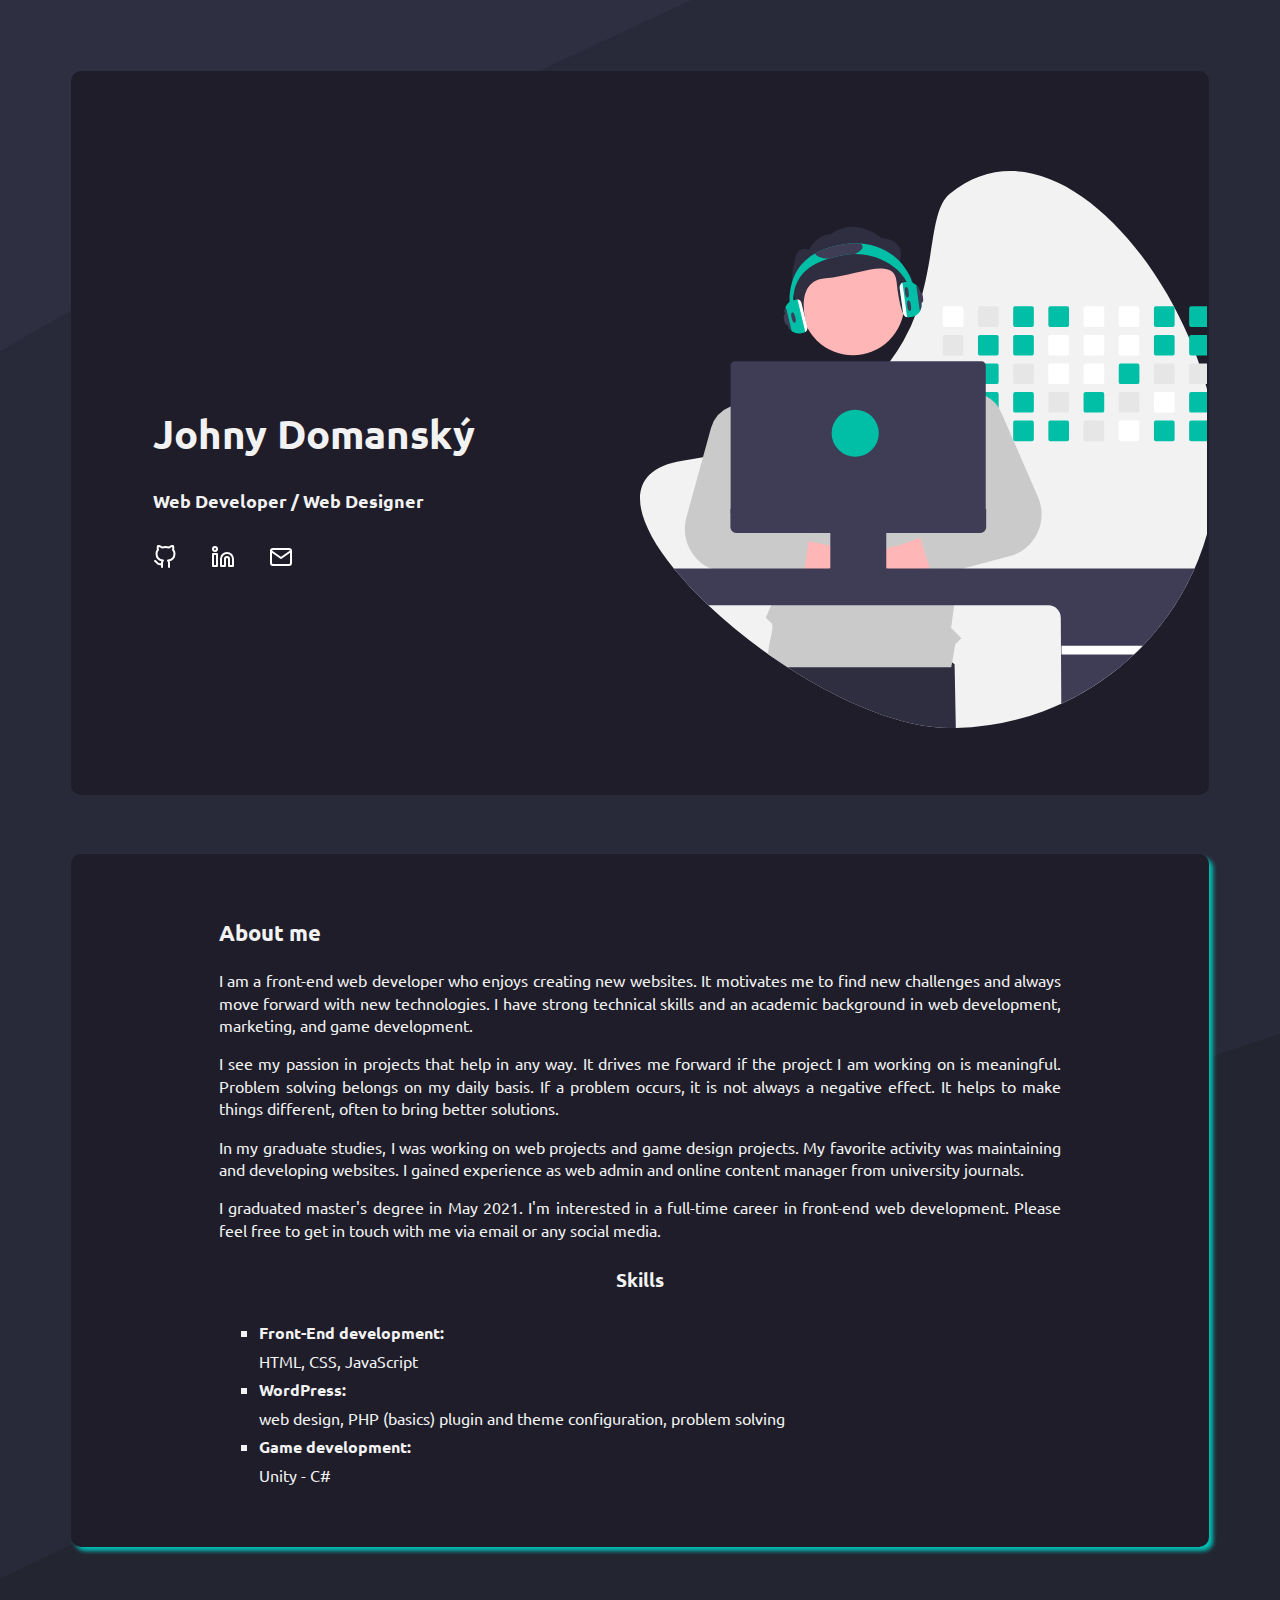
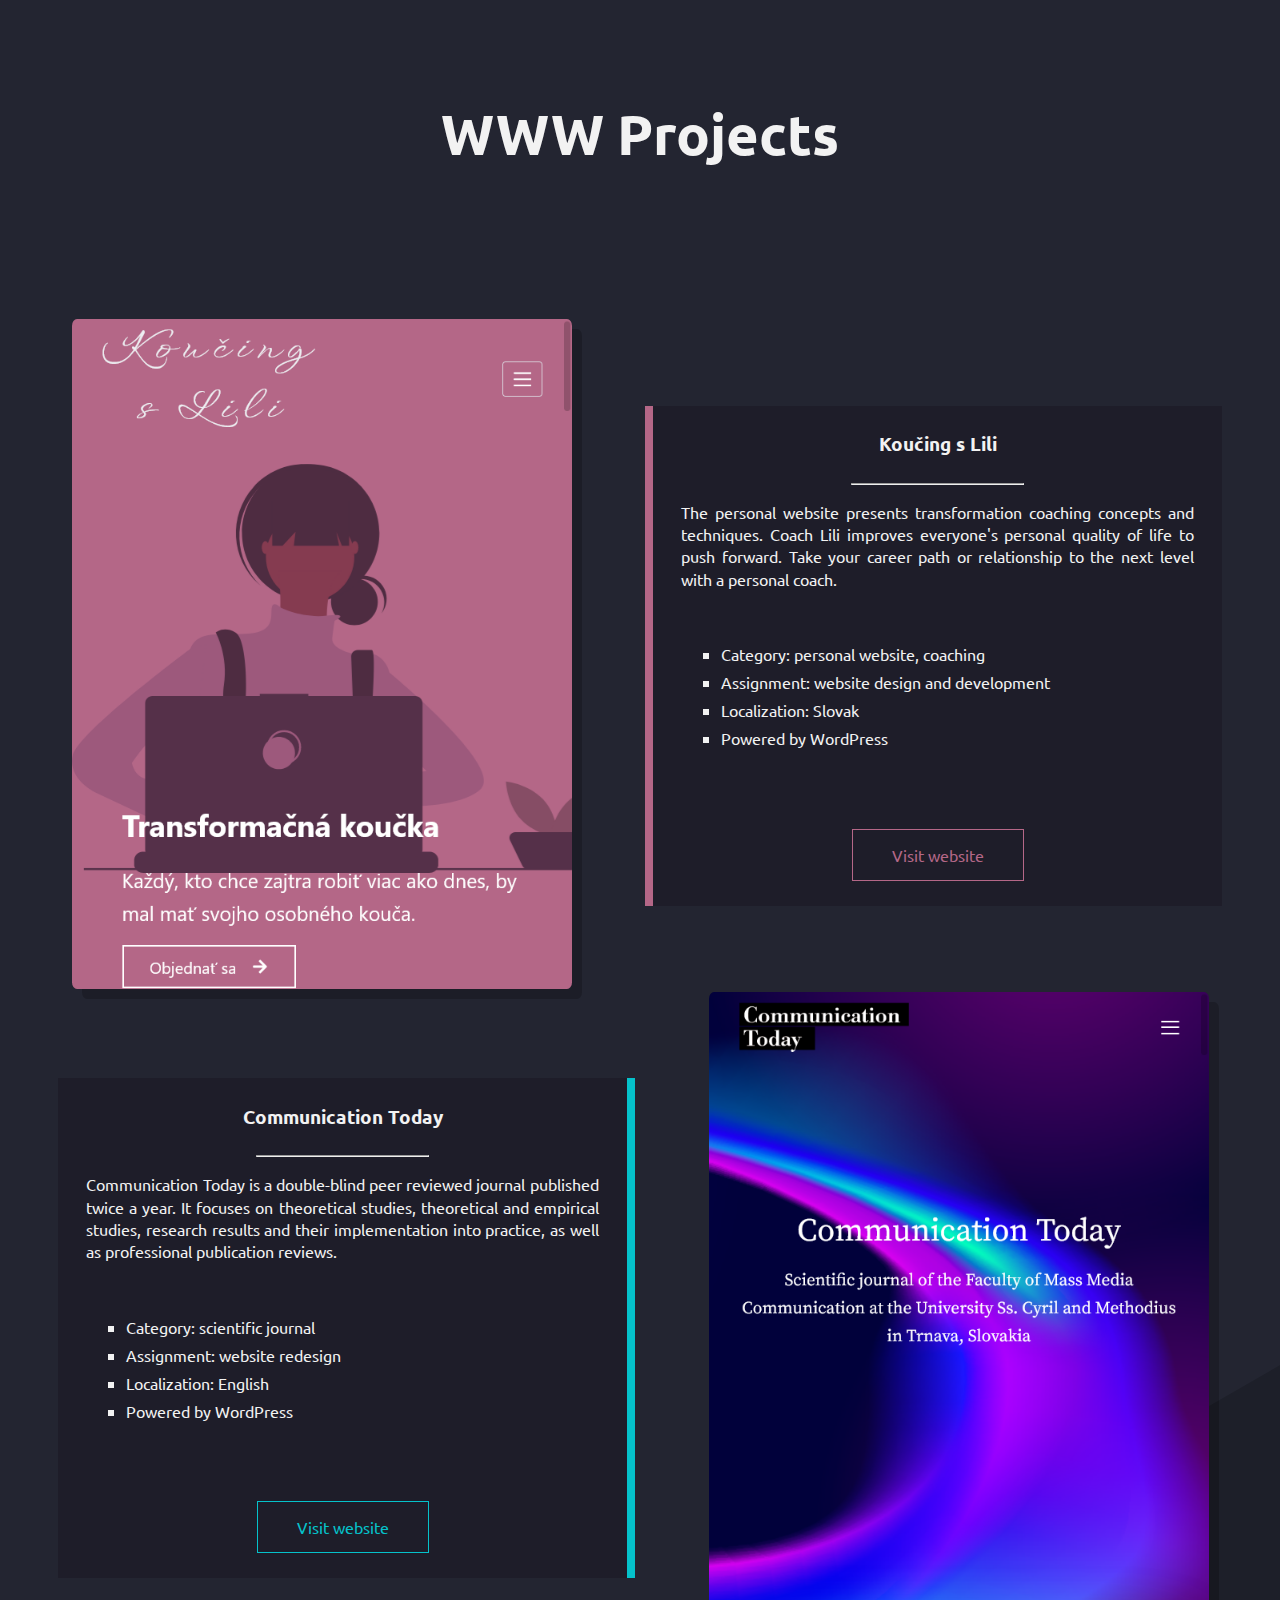
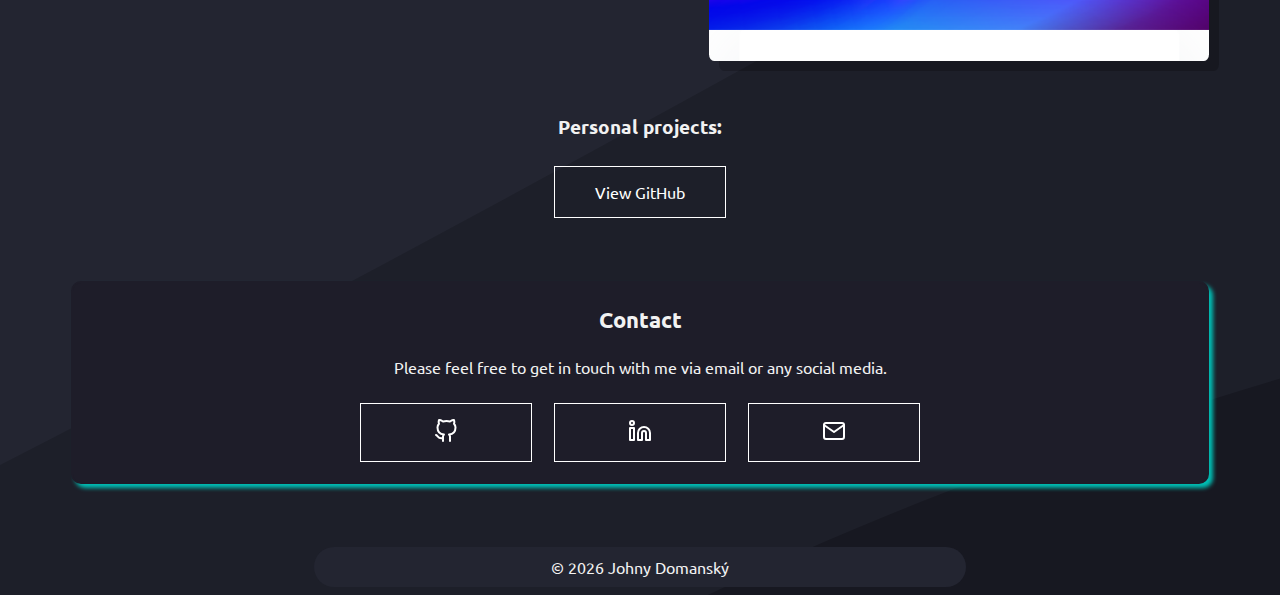
<file: index.html>
<!DOCTYPE html>
<html lang="en">

<head>
    <meta charset="UTF-8">
    <meta http-equiv="X-UA-Compatible" content="IE=edge">
    <meta name="viewport" content="width=device-width, initial-scale=1.0">
    <meta name="description"
        content="Johny Domanský a web developer and designer in the field of Front-End web technologies and development. In general web enthusiast.">
    <link rel="preconnect" href="https://fonts.googleapis.com">
    <link rel="preconnect" href="https://fonts.gstatic.com" crossorigin>
    <link rel="icon" type="image/png" href="img/icons/favicon-jd.png" />
    <link href="https://fonts.googleapis.com/css2?family=Ubuntu&display=swap" rel="stylesheet">
    <link rel="stylesheet" href="css/style.css">
    <title>Johny Domanský - Web Developer and Designer</title>
</head>

<body>


    <header>
        <div class="header-section">
            <h1>Johny Domanský</h1>
            <h2>Web Developer / Web Designer</h2>
            <div class="header-description">
                <a href="https://github.com/johnydomansky" target="_blank"><img id="social" src="img/icons/github.svg"
                        alt="GitHub social icon"></a>
                <a href="https://www.linkedin.com/in/johny-domansky/" target="_blank"><img id="social"
                        src="img/icons/linkedin.svg" alt="LinkedIn social icon"></a>
                <a href="mailto:webmaster.jodo@gmail.com?subject=Portfolio%20Contact"><img id="social"
                        src="img/icons/mail.svg" alt="Email social icon"></a>
            </div>
        </div>
    </header>

    <main>

        <section class="main-style">
            <div id="about" class="main-section">
                <div class="about-text-description">
                    <h3>About me</h3>
                    <p>I am a front-end web developer who enjoys creating new websites. It motivates me to find new
                        challenges and always move forward with new technologies. I have strong technical skills and an
                        academic background in web development, marketing, and game development.</p>
                    <p>I see my passion in projects that help in any way. It drives me forward if the project I am
                        working on is meaningful. Problem solving belongs on my daily basis. If a problem occurs, it is
                        not always a negative effect. It helps to make things different, often to bring better
                        solutions.</p>
                    <p>In my graduate studies, I was working on web projects and game design projects. My favorite
                        activity was maintaining and developing websites. I gained experience as web admin and online
                        content manager from university journals.</p>
                    <p>I graduated master's degree in May 2021. I'm interested in a full-time career in front-end web
                        development. Please feel free to get in touch with me via email or any social media.</p>
                    <h4>Skills</h4>
                    <ul>
                        <li><strong>Front-End development:</strong><br> HTML, CSS, JavaScript</li>
                        <li><strong>WordPress:</strong><br> web design, PHP (basics) plugin and theme configuration,
                            problem solving</li>
                        <li><strong>Game development:</strong><br> Unity - C#</li>
                    </ul>
                </div>
        </section>

        <section>
            <div class="project-title-area">
                <h3 id="project-title">WWW Projects</h3>
            </div>
            <div class="project-section">
                <div class="project-one"><img id="project-img-one" src="img/projects/koucing-s-lili-web.png"
                        alt="Web Koucing s Lili"></div>
                <div id="project-description-one" class="project-one-side project-text-description">
                    <h4>Koučing s Lili</h4>
                    <hr style="width:30%" ;>
                    <div class="project-description-paragraph">
                        <p>The personal website presents transformation coaching concepts and techniques. Coach Lili
                            improves everyone's personal quality of life to push forward. Take your career path or
                            relationship to the next level with a personal coach.</p>
                        <ul class="project-list">
                            <li>Category: personal website, coaching</li>
                            <li>Assignment: website design and development</li>
                            <li>Localization: Slovak</li>
                            <li>Powered by WordPress</li>
                        </ul>
                    </div>
                    <div class="project-button-position">
                        <a id="button-project-one" class="project-button" href="https://www.koucingslili.sk/"
                            target="_blank">Visit website</a>
                    </div>
                </div>
                <div id="project-description-two" class="project-two project-text-description">
                    <h4>Communication Today</h4>
                    <hr style="width:30%" ;>
                    <div class="project-description-paragraph">
                        <p>Communication Today is a double-blind peer reviewed journal published twice a year. It
                            focuses on theoretical studies, theoretical and empirical studies, research results and
                            their implementation into practice, as well as professional publication reviews.</p>
                        <ul class="project-list">
                            <li>Category: scientific journal</li>
                            <li>Assignment: website redesign</li>
                            <li>Localization: English</li>
                            <li>Powered by WordPress</li>
                        </ul>
                    </div>
                    <div class="project-button-position">
                        <a id="button-project-two" class="project-button" href="https://communicationtoday.sk/"
                            target="_blank">Visit website</a>
                    </div>

                </div>
                <div class="project-two-side"><img id="project-img-two" src="img/projects/ct-web.png"
                        alt="Web Communication Today"></div>
            </div>
        </section>

        <section class="personal-projects-section">
            <div>
                <h4>Personal projects:</h4>
                <a id="button-project-more" class="project-button" href="https://github.com/johnydomansky"
                    target="_blank">View GitHub</a>
            </div>

        </section>

        <section class="main-style">
            <div class="about-text-description">
                <h3 class="center-align">Contact</h3>
                <div class="contact-description">
                    <p class="center-align">Please feel free to get in touch with me via email or any social media.</p>
                    <a id="button-main" class="project-button" href="https://github.com/johnydomansky"
                        target="_blank"><img src="img/icons/github.svg" alt="GitHub social icon"></a>
                    <a id="button-main" class="project-button" href="https://www.linkedin.com/in/johny-domansky/"
                        target="_blank"><img src="img/icons/linkedin.svg" alt="LinkedIn social icon"></a>
                    <a id="button-main" class="project-button"
                        href="mailto:webmaster.jodo@gmail.com?subject=Portfolio%20Contact"><img src="img/icons/mail.svg"
                            alt="Email social icon"></a>
                </div>
            </div>
        </section>

    </main>

    <footer>
        <div> &copy; <span id="copyright-year"></span> Johny Domanský</div>
    </footer>

    <script>
        window.addEventListener('load', (
            function () {
                document.getElementById('copyright-year').appendChild(
                    document.createTextNode(
                        new Date().getFullYear()
                    )
                );
            }
        ));
    </script>
</body>

</html>
</file>
<file: css/style.css>
html {
    background-color: #2F2E41;
    background-image: url(../img/background/background-wave.svg);
    background-repeat: no-repeat;
    background-size: cover;
}

html,
body {
    color: #F2F2F2;
    font-family: 'Ubuntu', sans-serif;
    overflow-x: hidden;
    box-sizing: border-box;
}

header {
    height: 80vh;
}

h1 {
    position: relative;
    font-size: 2.5rem;
    font-weight: bolder;
    margin-left: 7%;
}

h2 {
    position: absolute;
    margin-top: 150px;
    margin-left: 7%;
    font-size: 1.1rem;
}

h3 {
    font-size: 1.4rem;
}

h4 {
    font-size: 1.2rem;
    text-align: center;
}

.header-section {
    position: relative;
    display: flex;
    align-items: center;
    margin: 5%;
    height: 100%;
    background-color: #1e1d29;
    border: 2px solid #1e1d29;
    border-radius: 10px;
    background-image: url(../img/header/undraw_Developer.svg);
    background-repeat: no-repeat;
    background-attachment: fixed;
    background-position: right;
    background-size: 50%;
}

#header-img {
    position: absolute;
    align-self: flex-end;
    margin-left: 49%;
    max-height: 34%;
    max-width: 90%;
}

.header-description {
    position: absolute;
    display: inline;
    margin-top: 250px;
    margin-left: 7%;
    width: 500px;
}

#social {
    margin-right: 30px;
}

section.main-style {
    height: auto;
    position: relative;
    margin: 5%;
    background-color: #1e1d29;
    border: 2px solid #1e1d29;
    border-radius: 10px;
    box-shadow: 4px 4px 4px #00BFB5;
}

.main-section {
    margin: auto;
    padding: 40px;
}

p {
    text-align: justify;
    line-height: 1.4rem;
}

ul {
    list-style-type: square;
    line-height: 1.75rem;
}

.about-text-description {
    margin: 10px 10%;
}

.projects-container {
    display: flex;
}

#project-title {
    text-align: center;
    font-size: 3.5rem;
}


.project {
    width: 90vw;
    height: 50vh;
    border: 1px solid #FFF;
    font-size: 3rem;
    align-self: flex-end;
}

.project-section {
    display: grid;
    grid-template-columns: repeat(2, 1fr);
    grid-template-rows: repeat(2, 1fr);
    grid-column-gap: 10px;
    grid-row-gap: 0px;
    grid-auto-flow: column;
}

/*Grid Areas*/

.project-one {
    grid-area: 1 / 1 / 2 / 2;
    height: fit-content;
    margin: auto;
}

.project-one-side {
    grid-area: 1 / 2 / 2 / 3;
    height: 500px;
    margin-right: 50px;
    align-self: center;
}

.project-two {
    grid-area: 2 / 1 / 3 / 2;
    height: 500px;
    margin-left: 50px;
    align-self: center;
}

.project-two-side {
    grid-area: 2 / 2 / 3 / 3;
    margin: auto;
}


/*Project Images*/
#project-img-one {
    object-fit: cover;
    width: 500px;
    border-radius: 1%;
    box-shadow: rgba(0, 0, 0, 0.2) 10px 10px;
}

#project-img-two {
    object-fit: cover;
    width: 500px;
    border-radius: 1%;
    box-shadow: rgba(0, 0, 0, 0.2) 10px 10px;
}


/*Project Text Description*/
.project-text-description {
    background-color: #1e1d29;
    position: relative;
}

#project-description-one {
    border-left: 8px solid #b46787;
}

#project-description-two {
    border-right: 8px solid #05c2cb;
}

.project-description-paragraph {
    position: relative;
    width: 90%;
    margin: auto;
}

/*Projects buttons*/

.project-button-position {
    position: absolute;
    bottom: 25px;
    width: 100%;
    margin: auto;
}

.project-button {
    text-decoration: none;
    display: block;
    cursor: pointer;
    padding: 15px 10px;
    margin: auto;
    width: 150px;
    text-align: center;
    transition: all 0.2s ease-in-out;
}

.project-button:hover {
    transform: scale(1.05);
    box-shadow: 3px 3px #fff, 3px 3px #fff, 4px 4px #fff;
    transform: translateX(-3px);
}

#button-project-one {
    border: 1px solid #b46787;
    color: #b46787;
}

#button-project-one:hover {
    transform: scale(1.05);
    box-shadow: 3px 3px #b46787, 3px 3px #b46787, 4px 4px #b46787;
    transform: translateX(-3px);
}

#button-project-two {
    border: 1px solid #05c2cb;
    color: #05c2cb;
}

#button-project-two:hover {
    transform: scale(1.05);
    box-shadow: 3px 3px #05c2cb, 3px 3px #05c2cb, 4px 4px #05c2cb;
    transform: translateX(-3px);
}

#button-project-more {
    border: 1px solid #fff;
    color: #fff
}

.project-title-area {
    margin: 150px;
}

.contact-description {
    text-align: center;
}

.project-list {
    margin: 50px 0px;
}

#button-main {
    border: 1px solid #fff;
    color: #fff;
    display: inline-block;
    margin: 1%;
}

.center-align {
    text-align: center;
}

.personal-projects-section {
    margin: 50px 0px;
}

footer {
    display: block;
    margin: auto;
    padding: 10px;
    width: 50%;
    background-color: #232531;
    border-radius: 20px;
    text-align: center;
}


@media only screen and (max-width: 1050px) {
    .project-section {
        margin: 5%;
        display: flex;
        flex-direction: column;
    }

    #project-img-one {
        margin: auto;
        display: block;
    }

    #project-img-two {
        margin: auto;
        display: block;
    }

    .project-one {
        order: 1;
        margin-bottom: 40px;
    }

    .project-one-side {
        order: 2;
        width: 100%;
        margin-bottom: 80px;
    }

    .project-two {
        order: 4;
        width: 100%;
        margin-bottom: 80px;
    }

    .project-two-side {
        order: 3;
        margin-bottom: 40px;
    }

    #project-img-one {
        width: 55vw;
    }

    #project-img-two {
        width: 55vw;
    }

    .personal-projects-section {
        margin-bottom: 100px;
    }
}


@media only screen and (max-width: 768px) {
    header {
        height: 50vh;
    }

    .header-section {
        display: flex;
        justify-content: flex-start;
        background-size: 50%;
        background-position: right, bottom;
        background-attachment: fixed;
        border: 0px;
    }

    .header-description {
        position: absolute;
        margin-bottom: 500px;
    }

    .main-section {
        padding: 20px;
    }

    .about-text-description {
        margin: 10px 5%;
    }

    .project-title-area {
        margin: auto;
    }

    h1 {
        font-size: 1.6rem;
    }

    h2 {
        margin-top: 90px;
        font-size: 0.8rem;
    }

    .project-one-side {
        margin-right: auto;
        height: auto;
    }

    .project-two {
        margin-left: auto;
        height: auto;
        margin-bottom: 40px;
    }

    .project-description-paragraph {
        width: 80%;
    }

    .project-button-position {
        position: relative;
        bottom: 15px;
    }

    #project-img-one {
        width: 80%;
    }

    #project-img-two {
        width: 80%;
    }

    footer {
        width: 90%;
        margin-top: 30px;
    }

}
</file>
